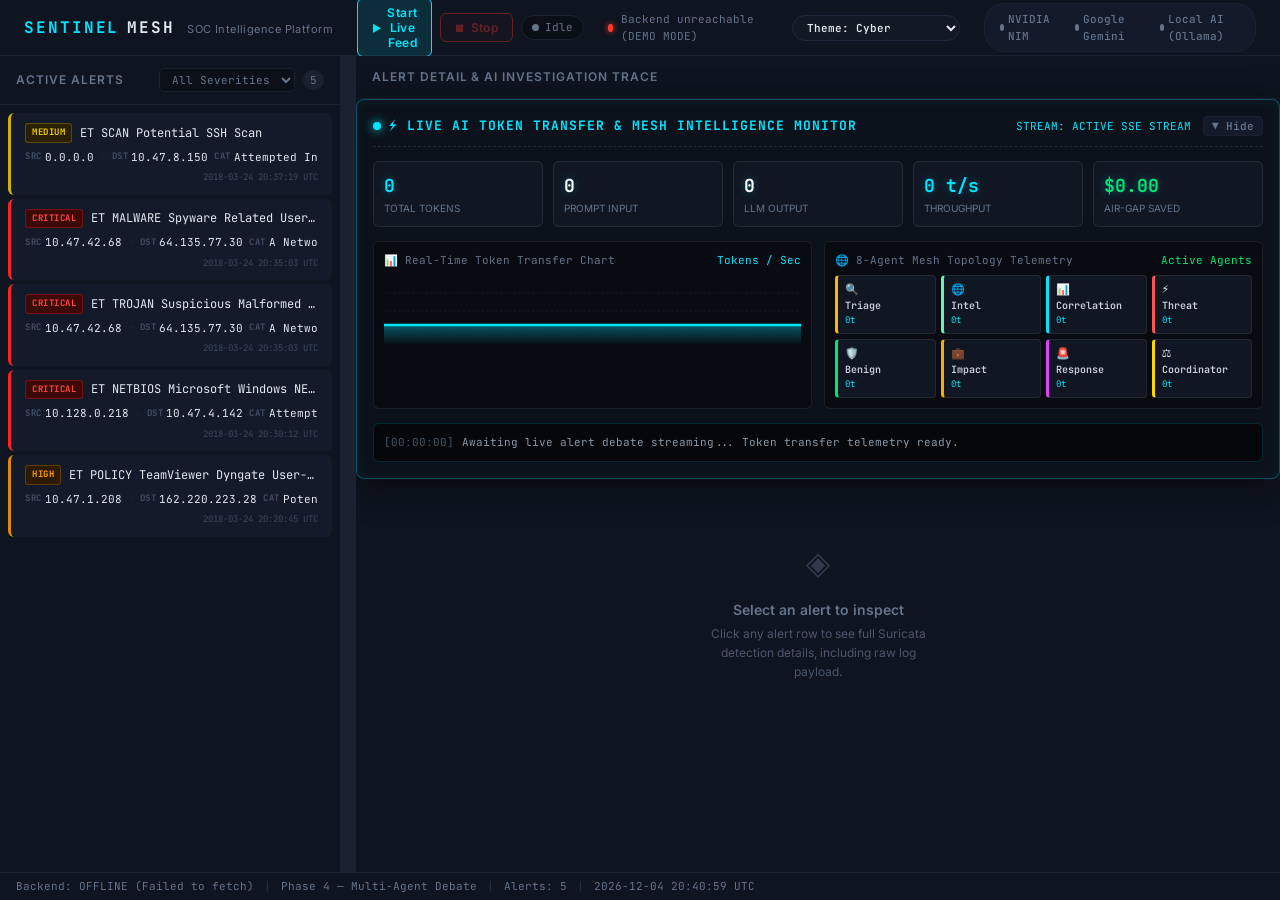
<file: sentinel_mesh/frontend/index.html>
<!DOCTYPE html>
<html lang="en">
<head>
  <meta charset="UTF-8" />
  <meta name="viewport" content="width=device-width, initial-scale=1.0" />

  <!-- SEO -->
  <title>Sentinel Mesh — SOC Intelligence Platform</title>
  <meta
    name="description"
    content="Autonomous Multi-Agent Security Operations Centre platform. Real-time alert triage powered by multi-LLM debate architecture."
  />

  <!-- Google Font: JetBrains Mono for terminal/log content; Inter for UI -->
  <link
    href="https://fonts.googleapis.com/css2?family=Inter:wght@400;500;600;700&family=JetBrains+Mono:wght@400;500&display=swap"
    rel="stylesheet"
  />

  <link rel="stylesheet" href="styles.css?v=5" />
</head>
<body>

  <!-- DEMO MODE BANNER removed -->


  <!-- ================================================================ -->
  <!-- HEADER                                                            -->
  <!-- ================================================================ -->
  <header class="app-header" role="banner">
    <div class="header-inner">
      <!-- Wordmark -->
      <div class="wordmark">
        <span class="wordmark-sentinel">SENTINEL</span>
        <span class="wordmark-mesh">MESH</span>
        <span class="wordmark-tag">SOC Intelligence Platform</span>
      </div>

      <!-- Live Feed Controls -->
      <div class="feed-controls" role="group" aria-label="Live feed controls">
        <button
          id="btn-start-feed"
          class="btn btn-start"
          title="Start ingesting real Suricata WRCCDC 2018 alerts"
        >
          <span class="btn-icon">▶</span>
          Start Live Feed
        </button>
        <button
          id="btn-stop-feed"
          class="btn btn-stop"
          title="Stop the live alert stream"
          disabled
        >
          <span class="btn-icon">■</span>
          Stop
        </button>
        <!-- Stream indicator pill -->
        <div class="stream-indicator" id="stream-indicator" aria-live="polite">
          <span class="stream-dot" id="stream-dot"></span>
          <span class="stream-label" id="stream-label">Idle</span>
        </div>
      </div>

      <!-- Connection status indicator — updated by app.js on load -->
      <div class="conn-status" id="conn-status" aria-live="polite">
        <span class="conn-dot" id="conn-dot"></span>
        <span class="conn-label" id="conn-label">Connecting…</span>
      </div>

      <!-- Theme Selector Dropdown (4 Themes) -->
      <select id="theme-selector" class="theme-select" aria-label="Select Theme">
        <option value="cyber">Theme: Cyber</option>
        <option value="aesthetic">Theme: Aesthetic</option>
        <option value="pitch-black">Theme: Pitch Black</option>
        <option value="moon-white">Theme: Moon White</option>
      </select>

      <!-- Provider Status Indicators (NVIDIA NIM, Google Gemini, Local AI) -->
      <div class="provider-status-container" id="provider-status" title="LLM Provider Failover Matrix">
        <span class="provider-pill" id="prov-nim"><span class="prov-dot" id="dot-nim"></span>NVIDIA NIM</span>
        <span class="provider-pill" id="prov-gemini"><span class="prov-dot" id="dot-gemini"></span>Google Gemini</span>
        <span class="provider-pill" id="prov-local"><span class="prov-dot" id="dot-local"></span>Local AI (Ollama)</span>
      </div>
    </div>
  </header>

  <!-- ================================================================ -->
  <!-- MAIN LAYOUT (two-panel)                                          -->
  <!-- ================================================================ -->
  <main class="app-layout" role="main">

    <!-- LEFT PANEL — Alert list -->
    <section class="panel panel-left" aria-label="Alert list">
      <div class="panel-header">
        <h1 class="panel-title">Active Alerts</h1>
        <div class="panel-header-controls">
          <!-- Severity filter -->
          <select id="severity-filter" class="severity-select" aria-label="Filter by severity">
            <option value="">All Severities</option>
            <option value="5">Critical (5)</option>
            <option value="4">High (4)</option>
            <option value="3">Medium (3)</option>
            <option value="2">Low-Med (2)</option>
            <option value="1">Low (1)</option>
          </select>
          <span class="panel-badge" id="alert-count">0</span>
        </div>
      </div>

      <!-- #alert-list — populated by alert ingestion -->
      <div class="alert-list" id="alert-list" role="list">
        <div class="empty-state" id="alert-empty-state">
          <div class="empty-icon">⬡</div>
          <p class="empty-title">No alerts ingested yet</p>
          <p class="empty-sub">Click <strong>Start Live Feed</strong> to begin replaying real Suricata WRCCDC 2018 detections.</p>
        </div>
      </div>
    </section>

    <!-- RIGHT PANEL — Alert detail & Live Token Monitor -->
    <section class="panel panel-right" aria-label="Alert detail">
      <div class="panel-header">
        <h2 class="panel-title">Alert Detail & AI Investigation Trace</h2>
        <span class="panel-badge panel-badge-detail" id="detail-severity-badge" style="display:none;"></span>
      </div>

      <!-- LIVE AI TOKEN TRANSFER & MESH INTELLIGENCE MONITOR WIDGET -->
      <div class="token-monitor-panel" id="token-monitor-panel">
        <div class="token-monitor-header">
          <div class="token-monitor-title">
            <span class="token-pulse-dot"></span>
            ⚡ LIVE AI TOKEN TRANSFER & MESH INTELLIGENCE MONITOR
          </div>
          <div style="display: flex; align-items: center; gap: 12px;">
            <div style="font-family: var(--font-mono); font-size: 11px; color: var(--colour-accent);">
              STREAM: <span id="token-stream-status">ACTIVE SSE STREAM</span>
            </div>
            <button id="btn-toggle-token-panel" class="btn-toggle-panel" title="Toggle Panel View">▼ Hide</button>
          </div>
        </div>

        <div id="token-monitor-body" class="token-monitor-body">
          <div class="token-kpi-grid">
            <div class="token-kpi-box">
              <span class="token-kpi-val highlight" id="token-kpi-total">0</span>
              <span class="token-kpi-lbl">Total Tokens</span>
            </div>
            <div class="token-kpi-box">
              <span class="token-kpi-val" id="token-kpi-prompt">0</span>
              <span class="token-kpi-lbl">Prompt Input</span>
            </div>
            <div class="token-kpi-box">
              <span class="token-kpi-val" id="token-kpi-completion">0</span>
              <span class="token-kpi-lbl">LLM Output</span>
            </div>
            <div class="token-kpi-box">
              <span class="token-kpi-val highlight" id="token-kpi-rate">0 t/s</span>
              <span class="token-kpi-lbl">Throughput</span>
            </div>
            <div class="token-kpi-box">
              <span class="token-kpi-val success" id="token-kpi-saved">$0.00</span>
              <span class="token-kpi-lbl">Air-Gap Saved</span>
            </div>
          </div>

          <div class="token-canvas-wrapper">
            <div class="token-canvas-box">
              <div class="token-canvas-title">
                <span>📊 Real-Time Token Transfer Chart</span>
                <span style="color: var(--colour-accent);">Tokens / Sec</span>
              </div>
              <div class="svg-chart-container">
                <svg id="token-wave-svg" viewBox="0 0 360 70" preserveAspectRatio="none" style="width:100%; height:70px; display:block;">
                  <defs>
                    <linearGradient id="cyan-grad" x1="0" y1="0" x2="0" y2="1">
                      <stop offset="0%" stop-color="#00e5ff" stop-opacity="0.35"/>
                      <stop offset="100%" stop-color="#00e5ff" stop-opacity="0.0"/>
                    </linearGradient>
                  </defs>
                  <!-- Background Grid Lines -->
                  <line x1="0" y1="18" x2="360" y2="18" stroke="rgba(255,255,255,0.06)" stroke-dasharray="2,2"/>
                  <line x1="0" y1="36" x2="360" y2="36" stroke="rgba(255,255,255,0.06)" stroke-dasharray="2,2"/>
                  <line x1="0" y1="54" x2="360" y2="54" stroke="rgba(255,255,255,0.06)" stroke-dasharray="2,2"/>
                  
                  <!-- Area Fill & Polyline -->
                  <path id="svg-fill-path" fill="url(#cyan-grad)" d="M0,70 L0,50 L360,50 L360,70 Z"/>
                  <polyline id="svg-line-path" fill="none" stroke="#00e5ff" stroke-width="2.5" points="0,50 360,50"/>
                </svg>
              </div>
            </div>

            <div class="token-canvas-box">
              <div class="token-canvas-title">
                <span>🌐 8-Agent Mesh Topology Telemetry</span>
                <span style="color: #00e676;">Active Agents</span>
              </div>
              <div class="agent-mesh-grid" id="agent-mesh-grid">
                <div class="agent-node-box" id="node-triage" style="--node-color: #ffb703;">
                  <span class="node-icon">🔍</span>
                  <span class="node-name">Triage</span>
                  <span class="node-tokens" id="node-tok-triage">0t</span>
                </div>
                <div class="agent-node-box" id="node-threat_intel" style="--node-color: #69f0ae;">
                  <span class="node-icon">🌐</span>
                  <span class="node-name">Intel</span>
                  <span class="node-tokens" id="node-tok-intel">0t</span>
                </div>
                <div class="agent-node-box" id="node-correlation" style="--node-color: #00e5ff;">
                  <span class="node-icon">📊</span>
                  <span class="node-name">Correlation</span>
                  <span class="node-tokens" id="node-tok-correlation">0t</span>
                </div>
                <div class="agent-node-box" id="node-threat" style="--node-color: #ff5252;">
                  <span class="node-icon">⚡</span>
                  <span class="node-name">Threat</span>
                  <span class="node-tokens" id="node-tok-threat">0t</span>
                </div>
                <div class="agent-node-box" id="node-benign" style="--node-color: #00e676;">
                  <span class="node-icon">🛡️</span>
                  <span class="node-name">Benign</span>
                  <span class="node-tokens" id="node-tok-benign">0t</span>
                </div>
                <div class="agent-node-box" id="node-business_impact" style="--node-color: #ffab00;">
                  <span class="node-icon">💼</span>
                  <span class="node-name">Impact</span>
                  <span class="node-tokens" id="node-tok-impact">0t</span>
                </div>
                <div class="agent-node-box" id="node-containment" style="--node-color: #e040fb;">
                  <span class="node-icon">🚨</span>
                  <span class="node-name">Response</span>
                  <span class="node-tokens" id="node-tok-containment">0t</span>
                </div>
                <div class="agent-node-box" id="node-coordinator" style="--node-color: #ffd700;">
                  <span class="node-icon">⚖️</span>
                  <span class="node-name">Coordinator</span>
                  <span class="node-tokens" id="node-tok-coordinator">0t</span>
                </div>
              </div>
            </div>
          </div>

          <div class="token-stream-console" id="token-stream-console">
            <div class="token-log-entry">
              <span class="token-log-time">[00:00:00]</span>
              <span>Awaiting live alert debate streaming... Token transfer telemetry ready.</span>
            </div>
          </div>
        </div>
      </div>

      <!-- #alert-detail — populated when an alert is selected -->
      <div class="alert-detail" id="alert-detail">
        <div class="empty-state" id="detail-empty-state">
          <div class="empty-icon">◈</div>
          <p class="empty-title">Select an alert to inspect</p>
          <p class="empty-sub">Click any alert row to see full Suricata detection details, including raw log payload.</p>
        </div>
      </div>
    </section>

  </main>

  <!-- ================================================================ -->
  <!-- STATUS BAR                                                        -->
  <!-- ================================================================ -->
  <footer class="status-bar" role="contentinfo">
    <span id="status-backend">Backend: —</span>
    <span class="status-sep">|</span>
    <span id="status-phase">Phase 4 — Multi-Agent Debate</span>
    <span class="status-sep">|</span>
    <span id="status-alerts">Alerts: 0</span>
    <span class="status-sep">|</span>
    <span id="status-time"></span>
  </footer>

  <script src="app.js?v=5"></script>

  <!-- STANDALONE: Toggle + Theme — zero dependency on app.js init() -->
  <script>
    (function () {
      // ── Panel collapse toggle ──────────────────────────────────────────
      var btn = document.getElementById('btn-toggle-token-panel');
      var body = document.getElementById('token-monitor-body');
      if (btn && body) {
        btn.addEventListener('click', function () {
          var collapsed = body.classList.contains('collapsed');
          body.classList.toggle('collapsed');
          btn.textContent = collapsed ? '\u25bc Hide' : '\u25b6 Show';
        });
      }

      // ── Theme switcher ─────────────────────────────────────────────────
      document.body.setAttribute('data-theme', 'cyber');
      var sel = document.getElementById('theme-selector');
      if (sel) {
        sel.value = 'cyber';
        sel.addEventListener('change', function () {
          document.body.setAttribute('data-theme', sel.value);
        });
      }
    })();
  </script>
</body>
</html>
</file>
<file: sentinel_mesh/frontend/styles.css>
/*
 * styles.css — Sentinel Mesh frontend base theme
 *
 * Design language: dark SOC-dashboard.
 * - Background:   near-black with slight blue cast
 * - Accent:       electric cyan (#00e5ff) — high contrast, alert-safe
 * - Monospace:    JetBrains Mono for all log/code content
 * - UI text:      Inter
 *
 * Phase 1: base theme and layout only.
 * Phase 4+ will add alert card components, severity colour tokens, etc.
 */

/* ═══════════════════════════════════════════════════════════════════════════ */
/* 1. DESIGN TOKENS (CSS custom properties)                                    */
/* ═══════════════════════════════════════════════════════════════════════════ */

:root, body[data-theme="cyber"] {
  /* Theme 1: Cyber (Refined dark SOC look, cyan accent) */
  --colour-bg:          #0b0f17;
  --colour-surface:     #0e1420;
  --colour-surface-alt: #131b2a;
  --colour-border:      #1a2232;
  --colour-accent:      #00e5ff;
  --colour-accent-dim:  #00b8cc;
  --colour-text:        #e2e8f0;
  --colour-text-muted:  #64748b;
  --colour-success:     #00e676;
  --colour-error:       #ff3b30;
  --colour-warning:     #ff9500;
  --pill-bg:            #121824;
  --pill-border:        #1e293b;
}

.demo-mode-banner {
  background-color: #7c2d12;
  color: #ffedd5;
  border-bottom: 1px solid #ea580c;
  padding: 8px 16px;
  font-size: 0.85rem;
  font-weight: 600;
  text-align: center;
  letter-spacing: 0.03em;
  box-shadow: 0 2px 4px rgba(0, 0, 0, 0.4);
  z-index: 9999;
}


/* Theme 2: Aesthetic (Softer muted slate, warm text, dusty violet accent) */
body[data-theme="aesthetic"] {
  --colour-bg:          #12161f;
  --colour-surface:     #18202c;
  --colour-surface-alt: #1f2937;
  --colour-border:      #2d3748;
  --colour-accent:      #a855f7;
  --colour-accent-dim:  #9333ea;
  --colour-text:        #f1f5f9;
  --colour-text-muted:  #94a3b8;
  --colour-success:     #10b981;
  --colour-error:       #ef4444;
  --colour-warning:     #f59e0b;
  --pill-bg:            #1a2332;
  --pill-border:        #334155;
}

/* Theme 3: Pitch Black (Ultra near-black minimalism, electric sky-blue accent) */
body[data-theme="pitch-black"] {
  --colour-bg:          #08080a;
  --colour-surface:     #0d0d10;
  --colour-surface-alt: #141418;
  --colour-border:      #222228;
  --colour-accent:      #38bdf8;
  --colour-accent-dim:  #0284c7;
  --colour-text:        #f8fafc;
  --colour-text-muted:  #71717a;
  --colour-success:     #22c55e;
  --colour-error:       #f43f5e;
  --colour-warning:     #eab308;
  --pill-bg:            #121216;
  --pill-border:        #27272a;
}

/* Theme 4: Moon White (Light theme, soft gray background, high-contrast dark text) */
body[data-theme="moon-white"] {
  --colour-bg:          #f1f5f9;
  --colour-surface:     #ffffff;
  --colour-surface-alt: #f8fafc;
  --colour-border:      #cbd5e1;
  --colour-accent:      #2563eb;
  --colour-accent-dim:  #1d4ed8;
  --colour-text:        #0f172a;
  --colour-text-muted:  #475569;
  --colour-success:     #15803d;
  --colour-error:       #b91c1c;
  --colour-warning:     #b45309;
  --pill-bg:            #ffffff;
  --pill-border:        #cbd5e1;
}

:root {
  /* Typography */
  --font-ui:    'Inter', system-ui, sans-serif;
  --font-mono:  'JetBrains Mono', 'Cascadia Code', 'Consolas', monospace;

  /* Sizing */
  --header-height:     56px;
  --status-bar-height: 28px;
  --panel-gap:         16px;         /* 16px clean whitespace gap between panels */

  /* Transitions */
  --transition-fast:   120ms ease;
  --transition-mid:    240ms ease;
}

/* ═══════════════════════════════════════════════════════════════════════════ */
/* 2. RESET & BASE                                                             */
/* ═══════════════════════════════════════════════════════════════════════════ */

*, *::before, *::after {
  box-sizing: border-box;
  margin: 0;
  padding: 0;
}

html, body {
  height: 100%;
  overflow: hidden;          /* full-screen dashboard — no page scroll */
}

body {
  display: flex;
  flex-direction: column;
  background-color: var(--colour-bg);
  color: var(--colour-text);
  font-family: var(--font-ui);
  font-size: 14px;
  line-height: 1.5;
  -webkit-font-smoothing: antialiased;
}

/* ═══════════════════════════════════════════════════════════════════════════ */
/* 3. HEADER                                                                   */
/* ═══════════════════════════════════════════════════════════════════════════ */

.app-header {
  flex-shrink: 0;
  height: var(--header-height);
  background: var(--colour-surface);
  border-bottom: 1px solid var(--colour-border);
  display: flex;
  align-items: center;
  padding: 0 24px;
}

.header-inner {
  display: flex;
  align-items: center;
  justify-content: space-between;
  gap: 24px;
  width: 100%;
}

/* Wordmark */
.wordmark {
  display: flex;
  align-items: baseline;
  gap: 8px;
  flex-shrink: 0;
}

.wordmark-sentinel {
  font-family: var(--font-mono);
  font-size: 16px;
  font-weight: 700;
  letter-spacing: 0.12em;
  color: var(--colour-accent);
}

.wordmark-mesh {
  font-family: var(--font-mono);
  font-size: 16px;
  font-weight: 700;
  letter-spacing: 0.12em;
  color: var(--colour-text);
}

.wordmark-tag {
  font-size: 11px;
  color: var(--colour-text-muted);
  letter-spacing: 0.04em;
  margin-left: 4px;
}

/* Provider Status Container — Right-aligned grouped cluster */
.provider-status-container {
  display: flex;
  align-items: center;
  gap: 6px;
  background: var(--pill-bg);
  border: 1px solid var(--pill-border);
  border-radius: 20px;
  padding: 3px 8px;
  margin-left: auto;
}

.theme-select {
  background: var(--pill-bg);
  border: 1px solid var(--pill-border);
  color: var(--colour-text);
  font-family: var(--font-mono);
  font-size: 11px;
  font-weight: 600;
  padding: 4px 10px;
  border-radius: 14px;
  cursor: pointer;
  outline: none;
  transition: border-color var(--transition-fast);
}

.theme-select:hover {
  border-color: var(--colour-accent);
}

.theme-select option {
  background: var(--colour-surface);
  color: var(--colour-text);
}

.btn-toggle-panel {
  background: var(--colour-surface-alt);
  border: 1px solid var(--colour-border);
  color: var(--colour-text-muted);
  font-family: var(--font-mono);
  font-size: 11px;
  font-weight: 600;
  padding: 2px 8px;
  border-radius: 4px;
  cursor: pointer;
  transition: all var(--transition-fast);
}

.btn-toggle-panel:hover {
  color: var(--colour-accent);
  border-color: var(--colour-accent);
}

.provider-pill {
  display: inline-flex;
  align-items: center;
  gap: 6px;
  padding: 4px 10px;
  border-radius: 14px;
  background: transparent;
  font-family: var(--font-mono);
  font-size: 11px;
  font-weight: 500;
  color: #8a99b5;
  border: 1px solid transparent;
  transition: all 0.15s ease;
}

.prov-dot {
  width: 6px;
  height: 6px;
  border-radius: 50%;
  background: #475569;
  transition: all 0.15s ease;
}

.provider-pill.active,
.prov-dot.active {
  color: #e2e8f0;
}

/* Connection status */
.conn-status {
  display: flex;
  align-items: center;
  gap: 8px;
  font-size: 11px;
  font-family: var(--font-mono);
  color: var(--colour-text-muted);
}

.conn-dot {
  width: 8px;
  height: 8px;
  border-radius: 50%;
  background: var(--colour-text-muted);
  transition: background var(--transition-fast);
}

/* State classes applied by app.js */
.conn-dot.connected    { background: var(--colour-success); box-shadow: 0 0 6px var(--colour-success); }
.conn-dot.disconnected { background: var(--colour-error);   box-shadow: 0 0 6px var(--colour-error); }
.conn-dot.connecting   { background: var(--colour-warning); animation: pulse 1.2s infinite; }

@keyframes pulse {
  0%, 100% { opacity: 1; }
  50%       { opacity: 0.35; }
}

/* ═══════════════════════════════════════════════════════════════════════════ */
/* 4. MAIN TWO-PANEL LAYOUT                                                   */
/* ═══════════════════════════════════════════════════════════════════════════ */

.app-layout {
  flex: 1;
  display: grid;
  grid-template-columns: 340px 1fr;  /* fixed left panel, flexible right */
  gap: var(--panel-gap);
  overflow: hidden;
  background: var(--colour-border);  /* gap colour = border */
}

/* ═══════════════════════════════════════════════════════════════════════════ */
/* 5. PANELS                                                                   */
/* ═══════════════════════════════════════════════════════════════════════════ */

.panel {
  background: var(--colour-surface);
  display: flex;
  flex-direction: column;
  overflow: hidden;
}

.panel-header {
  flex-shrink: 0;
  display: flex;
  align-items: center;
  justify-content: space-between;
  padding: 12px 16px;
  border-bottom: 1px solid var(--colour-border);
}

.panel-title {
  font-size: 12px;
  font-weight: 600;
  letter-spacing: 0.08em;
  text-transform: uppercase;
  color: var(--colour-text-muted);
}

/* Alert count badge */
.panel-badge {
  font-family: var(--font-mono);
  font-size: 11px;
  background: var(--colour-border);
  color: var(--colour-text-muted);
  padding: 2px 7px;
  border-radius: 10px;
}

/* ═══════════════════════════════════════════════════════════════════════════ */
/* 6. ALERT LIST                                                               */
/* ═══════════════════════════════════════════════════════════════════════════ */

.alert-list {
  flex: 1;
  overflow-y: auto;
  padding: 8px 0;
}

/* Custom scrollbar */
.alert-list::-webkit-scrollbar { width: 4px; }
.alert-list::-webkit-scrollbar-track { background: transparent; }
.alert-list::-webkit-scrollbar-thumb { background: var(--colour-border); border-radius: 2px; }

/* ═══════════════════════════════════════════════════════════════════════════ */
/* 7. ALERT DETAIL                                                             */
/* ═══════════════════════════════════════════════════════════════════════════ */

.alert-detail {
  flex: 1;
  overflow-y: auto;
  padding: 20px;
  font-family: var(--font-mono);
  font-size: 13px;
}

/* ═══════════════════════════════════════════════════════════════════════════ */
/* 8. EMPTY STATE                                                              */
/* ═══════════════════════════════════════════════════════════════════════════ */

.empty-state {
  display: flex;
  flex-direction: column;
  align-items: center;
  justify-content: center;
  padding: 40px 20px;
  text-align: center;
  color: var(--colour-text-muted);
}

.empty-icon {
  font-size: 32px;
  margin-bottom: 12px;
  opacity: 0.4;
}

.empty-title {
  font-size: 14px;
  font-weight: 600;
  margin-bottom: 4px;
  color: var(--colour-text-muted);
}

.empty-sub {
  font-size: 12px;
  opacity: 0.7;
  max-width: 220px;
  line-height: 1.6;
}

/* ═══════════════════════════════════════════════════════════════════════════ */
/* 9. STATUS BAR                                                               */
/* ═══════════════════════════════════════════════════════════════════════════ */

.status-bar {
  flex-shrink: 0;
  height: var(--status-bar-height);
  background: var(--colour-surface);
  border-top: 1px solid var(--colour-border);
  display: flex;
  align-items: center;
  padding: 0 16px;
  gap: 0;
  font-family: var(--font-mono);
  font-size: 11px;
  color: var(--colour-text-muted);
}

.status-sep {
  margin: 0 10px;
  opacity: 0.3;
}

/* ═══════════════════════════════════════════════════════════════════════════ */
/* PHASE 2 — Alert Ingestion & Live Feed                                       */
/* ═══════════════════════════════════════════════════════════════════════════ */

/* ─── Severity colour tokens ──────────────────────────────────────────────── */
:root {
  --sev-critical-bg:   #3d0a0a;
  --sev-critical-text: #ff4444;
  --sev-critical-border:#ff2222;
  --sev-high-bg:       #2e1a00;
  --sev-high-text:     #ff9900;
  --sev-high-border:   #e08800;
  --sev-medium-bg:     #2a2000;
  --sev-medium-text:   #f0cc00;
  --sev-medium-border: #d4b000;
  --sev-medlow-bg:     #0a1e2e;
  --sev-medlow-text:   #40b8f0;
  --sev-medlow-border: #2090d0;
  --sev-low-bg:        #0d1a0d;
  --sev-low-text:      #4ecb6e;
  --sev-low-border:    #38a854;
}

/* ─── Live feed control buttons ──────────────────────────────────────────── */
.feed-controls {
  display: flex;
  align-items: center;
  gap: 8px;
}

.btn {
  display: inline-flex;
  align-items: center;
  gap: 6px;
  padding: 6px 14px;
  border-radius: 6px;
  border: 1px solid transparent;
  font-family: var(--font-ui);
  font-size: 12px;
  font-weight: 600;
  cursor: pointer;
  transition: background var(--transition-fast), opacity var(--transition-fast),
              box-shadow var(--transition-fast);
  letter-spacing: 0.03em;
}

.btn:disabled {
  opacity: 0.35;
  cursor: not-allowed;
}

.btn-icon {
  font-size: 10px;
  line-height: 1;
}

.btn-start {
  background: rgba(0, 229, 255, 0.12);
  border-color: var(--colour-accent);
  color: var(--colour-accent);
}
.btn-start:not(:disabled):hover {
  background: rgba(0, 229, 255, 0.22);
  box-shadow: 0 0 12px rgba(0, 229, 255, 0.25);
}
.btn-start:not(:disabled):active {
  background: rgba(0, 229, 255, 0.35);
}

.btn-stop {
  background: rgba(255, 23, 68, 0.10);
  border-color: var(--colour-error);
  color: var(--colour-error);
}
.btn-stop:not(:disabled):hover {
  background: rgba(255, 23, 68, 0.20);
  box-shadow: 0 0 12px rgba(255, 23, 68, 0.20);
}
.btn-stop:not(:disabled):active {
  background: rgba(255, 23, 68, 0.35);
}

/* ─── Stream indicator pill ──────────────────────────────────────────────── */
.stream-indicator {
  display: flex;
  align-items: center;
  gap: 6px;
  font-family: var(--font-mono);
  font-size: 11px;
  color: var(--colour-text-muted);
  padding: 3px 10px;
  border-radius: 20px;
  border: 1px solid var(--colour-border);
  background: var(--colour-bg);
}

.stream-dot {
  width: 7px;
  height: 7px;
  border-radius: 50%;
  background: var(--colour-text-muted);
  transition: background var(--transition-fast);
}

.stream-dot.streaming {
  background: var(--colour-success);
  box-shadow: 0 0 8px var(--colour-success);
  animation: pulse 1.2s infinite;
}

.stream-dot.connecting {
  background: var(--colour-warning);
  animation: pulse 1.2s infinite;
}

/* ─── Severity filter select ────────────────────────────────────────────── */
.panel-header-controls {
  display: flex;
  align-items: center;
  gap: 8px;
}

.severity-select {
  background: var(--colour-bg);
  border: 1px solid var(--colour-border);
  color: var(--colour-text-muted);
  font-family: var(--font-mono);
  font-size: 11px;
  padding: 3px 8px;
  border-radius: 5px;
  cursor: pointer;
  outline: none;
  transition: border-color var(--transition-fast);
}
.severity-select:hover,
.severity-select:focus {
  border-color: var(--colour-accent);
  color: var(--colour-text);
}
.severity-select option {
  background: var(--colour-surface);
  color: var(--colour-text);
}

/* ─── Alert card ─────────────────────────────────────────────────────────── */
.alert-card {
  padding: 10px 14px;
  margin: 0 8px 4px;
  border-radius: 6px;
  border-left: 3px solid transparent;
  background: var(--colour-surface-alt);
  cursor: pointer;
  transition: background var(--transition-fast), box-shadow var(--transition-fast);
  position: relative;
  outline: none;
}

.alert-card:hover,
.alert-card:focus {
  background: #1a2235;
  box-shadow: 0 2px 12px rgba(0, 0, 0, 0.4);
}

.alert-card.selected {
  box-shadow: 0 0 0 1px var(--colour-accent), 0 2px 16px rgba(0, 229, 255, 0.12);
  background: #192030;
}

/* Severity accent on left border */
.alert-card.sev-critical { border-left-color: var(--sev-critical-border); }
.alert-card.sev-high     { border-left-color: var(--sev-high-border); }
.alert-card.sev-medium   { border-left-color: var(--sev-medium-border); }
.alert-card.sev-medlow   { border-left-color: var(--sev-medlow-border); }
.alert-card.sev-low      { border-left-color: var(--sev-low-border); }

/* Flash-in animation for newly arrived alerts */
@keyframes alertFlashIn {
  0%   { opacity: 0; transform: translateY(-6px); background: rgba(0, 229, 255, 0.18); }
  30%  { background: rgba(0, 229, 255, 0.12); }
  100% { opacity: 1; transform: translateY(0);    background: var(--colour-surface-alt); }
}

.alert-card.alert-new {
  animation: alertFlashIn 0.7s cubic-bezier(0.23, 1, 0.32, 1) forwards;
}

/* ─── Alert card internal layout ────────────────────────────────────────── */
.alert-card-header {
  display: flex;
  align-items: center;
  gap: 8px;
  margin-bottom: 6px;
}

.alert-sig {
  font-family: var(--font-mono);
  font-size: 12px;
  color: var(--colour-text);
  flex: 1;
  white-space: nowrap;
  overflow: hidden;
  text-overflow: ellipsis;
}

.new-badge {
  font-family: var(--font-mono);
  font-size: 9px;
  font-weight: 700;
  background: rgba(0, 229, 255, 0.20);
  color: var(--colour-accent);
  padding: 1px 5px;
  border-radius: 3px;
  letter-spacing: 0.06em;
  flex-shrink: 0;
}

.alert-card-meta {
  display: flex;
  align-items: center;
  gap: 6px;
  flex-wrap: wrap;
  font-family: var(--font-mono);
  font-size: 10px;
  color: var(--colour-text-muted);
}

.alert-meta-item {
  display: flex;
  align-items: center;
  gap: 3px;
}

.alert-meta-sep {
  color: var(--colour-border);
  font-size: 10px;
}

.meta-label {
  font-size: 9px;
  font-weight: 600;
  letter-spacing: 0.06em;
  opacity: 0.6;
  text-transform: uppercase;
}

.meta-value {
  font-size: 11px;
  color: var(--colour-text);
}

.meta-value.mono {
  font-family: var(--font-mono);
}

.alert-cat {
  flex: 1;
  min-width: 0;
  overflow: hidden;
  white-space: nowrap;
  text-overflow: ellipsis;
}

.alert-ts {
  margin-left: auto;
  font-size: 9px;
  opacity: 0.5;
  white-space: nowrap;
  flex-shrink: 0;
}

/* ─── Severity badges ────────────────────────────────────────────────────── */
.sev-badge {
  font-family: var(--font-mono);
  font-size: 9px;
  font-weight: 700;
  letter-spacing: 0.06em;
  padding: 2px 6px;
  border-radius: 3px;
  text-transform: uppercase;
  flex-shrink: 0;
  white-space: nowrap;
}

.sev-badge.sev-critical { background: var(--sev-critical-bg); color: var(--sev-critical-text); border: 1px solid rgba(255,34,34,0.3); }
.sev-badge.sev-high     { background: var(--sev-high-bg);     color: var(--sev-high-text);     border: 1px solid rgba(224,136,0,0.3); }
.sev-badge.sev-medium   { background: var(--sev-medium-bg);   color: var(--sev-medium-text);   border: 1px solid rgba(212,176,0,0.3); }
.sev-badge.sev-medlow   { background: var(--sev-medlow-bg);   color: var(--sev-medlow-text);   border: 1px solid rgba(32,144,208,0.3); }
.sev-badge.sev-low      { background: var(--sev-low-bg);      color: var(--sev-low-text);      border: 1px solid rgba(56,168,84,0.3); }

/* Detail panel badge (larger) */
.panel-badge-detail {
  font-size: 11px;
  padding: 3px 10px;
  border-radius: 5px;
}

/* ─── Alert detail panel ─────────────────────────────────────────────────── */
.alert-detail {
  flex: 1;
  overflow-y: auto;
  padding: 0;
  font-family: var(--font-ui);
  font-size: 13px;
}

.alert-detail::-webkit-scrollbar { width: 4px; }
.alert-detail::-webkit-scrollbar-track { background: transparent; }
.alert-detail::-webkit-scrollbar-thumb { background: var(--colour-border); border-radius: 2px; }

.detail-card {
  padding: 20px;
}

.detail-sig {
  display: flex;
  align-items: center;
  gap: 10px;
  margin-bottom: 18px;
  padding-bottom: 14px;
  border-bottom: 1px solid var(--colour-border);
}

.detail-sig-text {
  font-family: var(--font-mono);
  font-size: 13px;
  color: var(--colour-text);
  font-weight: 500;
  flex: 1;
  word-break: break-word;
}

.detail-table {
  width: 100%;
  border-collapse: collapse;
  margin-bottom: 20px;
  font-size: 12px;
}

.detail-table tr {
  border-bottom: 1px solid rgba(30, 39, 56, 0.6);
}

.detail-table tr:last-child {
  border-bottom: none;
}

.detail-key {
  width: 130px;
  padding: 7px 10px 7px 0;
  color: var(--colour-text-muted);
  font-size: 11px;
  text-transform: uppercase;
  letter-spacing: 0.06em;
  vertical-align: top;
  font-weight: 500;
  white-space: nowrap;
}

.detail-val {
  padding: 7px 0;
  color: var(--colour-text);
  word-break: break-all;
}

.detail-val.mono {
  font-family: var(--font-mono);
  font-size: 12px;
}

.detail-raw-label {
  font-size: 10px;
  font-weight: 600;
  text-transform: uppercase;
  letter-spacing: 0.08em;
  color: var(--colour-text-muted);
  margin-bottom: 8px;
}

.detail-raw {
  background: var(--colour-bg);
  border: 1px solid var(--colour-border);
  border-radius: 6px;
  padding: 12px 14px;
  overflow-x: auto;
  font-family: var(--font-mono);
  font-size: 11px;
  line-height: 1.6;
  color: #8bbeda;
  max-height: 280px;
  overflow-y: auto;
  margin-bottom: 14px;
  white-space: pre;
}

.detail-raw::-webkit-scrollbar { width: 3px; height: 3px; }
.detail-raw::-webkit-scrollbar-thumb { background: var(--colour-border); border-radius: 2px; }

.detail-source-note {
  font-size: 10px;
  color: var(--colour-text-muted);
  opacity: 0.6;
}

.detail-source-note a {
  color: var(--colour-accent-dim);
  text-decoration: none;
}
.detail-source-note a:hover {
  text-decoration: underline;
}

.detail-loading {
  padding: 40px;
  text-align: center;
  color: var(--colour-text-muted);
  font-family: var(--font-mono);
  font-size: 12px;
  animation: pulse 1.2s infinite;
}

.detail-error {
  padding: 20px;
  color: var(--colour-error);
  font-family: var(--font-mono);
  font-size: 12px;
}

/* ═══════════════════════════════════════════════════════════════════════════ */
/* PHASE 3 — ENRICHMENT PANEL                                                  */
/* ═══════════════════════════════════════════════════════════════════════════ */

.enrichment-section {
  margin-top: 4px;
}

.enrichment-loading,
.enrichment-none,
.enrichment-error {
  padding: 8px 16px;
  font-size: 12px;
  font-family: var(--font-mono);
  color: var(--colour-text-muted);
}

.enrichment-error {
  color: var(--colour-error);
}

/* Individual enrichment source card */
.enrich-card {
  background: var(--colour-surface-alt);
  border: 1px solid var(--colour-border);
  border-radius: 6px;
  margin: 8px 12px;
  padding: 10px 14px;
}

.enrich-header {
  display: flex;
  justify-content: space-between;
  align-items: center;
  margin-bottom: 8px;
}

.enrich-source {
  font-family: var(--font-mono);
  font-size: 11px;
  font-weight: 600;
  color: var(--colour-accent);
  letter-spacing: 0.05em;
  text-transform: uppercase;
}

/* Score badge — colour-coded by threat level */
.enrich-score {
  font-family: var(--font-mono);
  font-size: 12px;
  font-weight: 600;
  padding: 2px 8px;
  border-radius: 4px;
}

.enrich-score-high {
  background: rgba(255, 23, 68, 0.15);
  color: var(--colour-error);
  border: 1px solid rgba(255, 23, 68, 0.3);
}

.enrich-score-med {
  background: rgba(255, 171, 0, 0.15);
  color: var(--colour-warning);
  border: 1px solid rgba(255, 171, 0, 0.3);
}

.enrich-score-low {
  background: rgba(0, 230, 118, 0.10);
  color: var(--colour-success);
  border: 1px solid rgba(0, 230, 118, 0.25);
}

/* Key-value list inside enrichment card */
.enrich-list {
  list-style: none;
  padding: 0;
  margin: 0;
  display: flex;
  flex-wrap: wrap;
  gap: 6px 20px;
}

.enrich-list li {
  font-size: 12px;
  display: flex;
  gap: 6px;
  align-items: baseline;
}

/* Limitations / API-note line */
.enrich-limit {
  margin-top: 8px;
  font-size: 11px;
  font-family: var(--font-mono);
  color: var(--colour-text-muted);
  font-style: italic;
  border-top: 1px solid var(--colour-border);
  padding-top: 6px;
}

/* ═══════════════════════════════════════════════════════════════════════════ */
/* PHASE 4 — MULTI-AGENT DEBATE & PROVIDER HEALTH                               */
/* ═══════════════════════════════════════════════════════════════════════════ */

/* Header Provider Health Indicator Pills */
.provider-status-container {
  display: flex;
  align-items: center;
  gap: 8px;
  margin-left: auto;
  padding: 4px 8px;
  background: var(--colour-surface-alt);
  border: 1px solid var(--colour-border);
  border-radius: 20px;
}

.provider-pill {
  display: inline-flex;
  align-items: center;
  gap: 4px;
  font-family: var(--font-mono);
  font-size: 11px;
  color: var(--colour-text-muted);
  padding: 2px 6px;
  border-radius: 12px;
}

.provider-pill.up {
  color: var(--colour-text);
}

.prov-dot {
  width: 7px;
  height: 7px;
  border-radius: 50%;
  background: var(--colour-text-muted);
}

.prov-dot.up {
  background: var(--colour-success);
  box-shadow: 0 0 6px rgba(0, 230, 118, 0.6);
}

.prov-dot.down {
  background: var(--colour-error);
}

/* Local Air-Gap Standby (Cloud Online) */
.prov-dot.standby {
  background: var(--colour-warning);
  box-shadow: 0 0 4px rgba(255, 171, 0, 0.4);
}

.provider-pill.standby {
  color: var(--colour-warning);
  border: 1px solid rgba(255, 171, 0, 0.25);
}

/* Local Air-Gap Active (Cloud Offline) */
.prov-dot.active {
  background: var(--colour-success);
  box-shadow: 0 0 8px rgba(0, 230, 118, 0.8);
}

.provider-pill.active {
  color: var(--colour-success);
  border: 1px solid rgba(0, 230, 118, 0.4);
  background: rgba(0, 230, 118, 0.08);
}

/* Investigation Button */
.investigation-section {
  margin-top: 16px;
}

.btn-investigate {
  width: 100%;
  background: linear-gradient(135deg, #00e5ff 0%, #0088ff 100%);
  color: #000;
  font-weight: 600;
  font-family: var(--font-ui);
  padding: 10px 16px;
  border-radius: 6px;
  border: none;
  cursor: pointer;
  display: flex;
  align-items: center;
  justify-content: center;
  gap: 8px;
  transition: opacity var(--transition-fast);
  margin-top: 8px;
}

.btn-investigate:hover {
  opacity: 0.9;
}

.btn-investigate:disabled {
  opacity: 0.6;
  cursor: not-allowed;
}

/* Debate Container */
.debate-container {
  margin-top: 12px;
  display: flex;
  flex-direction: column;
  gap: 12px;
}

.debate-loading {
  padding: 12px;
  font-family: var(--font-mono);
  font-size: 12px;
  color: var(--colour-accent);
  background: rgba(0, 229, 255, 0.05);
  border: 1px dashed var(--colour-accent-dim);
  border-radius: 6px;
  text-align: center;
}

.debate-error {
  padding: 12px;
  font-family: var(--font-mono);
  font-size: 12px;
  color: var(--colour-error);
  background: rgba(255, 23, 68, 0.1);
  border: 1px solid var(--colour-error);
  border-radius: 6px;
}

/* Agent Bubbles */
.agent-bubble {
  background: var(--colour-surface-alt);
  border: 1px solid var(--colour-border);
  border-radius: 6px;
  padding: 12px 14px;
}

.bubble-threat {
  border-left: 3px solid var(--colour-error);
}

.bubble-benign {
  border-left: 3px solid var(--colour-success);
}

.bubble-header {
  display: flex;
  justify-content: space-between;
  align-items: center;
  margin-bottom: 8px;
}

.bubble-title {
  font-family: var(--font-ui);
  font-weight: 700;
  font-size: 13px;
}

.bubble-threat .bubble-title {
  color: var(--colour-error);
}

.bubble-benign .bubble-title {
  color: var(--colour-success);
}

.bubble-meta {
  display: flex;
  align-items: center;
  gap: 8px;
}

.prov-tag {
  font-family: var(--font-mono);
  font-size: 10px;
  padding: 2px 6px;
  background: var(--colour-border);
  color: var(--colour-accent);
  border-radius: 4px;
}

.conf-badge {
  font-family: var(--font-mono);
  font-size: 11px;
  color: var(--colour-text-muted);
}

.mitre-tag {
  font-family: var(--font-mono);
  font-size: 10px;
  background: rgba(255, 171, 0, 0.15);
  color: var(--colour-warning);
  border: 1px solid rgba(255, 171, 0, 0.3);
  padding: 1px 5px;
  border-radius: 4px;
}

.bubble-position {
  font-size: 13px;
  font-weight: 500;
  color: var(--colour-text);
  margin-bottom: 8px;
  line-height: 1.4;
}

.bubble-points {
  margin: 0;
  padding-left: 18px;
  font-size: 12px;
  color: var(--colour-text);
  display: flex;
  flex-direction: column;
  gap: 4px;
}

/* Verdict Card */
.verdict-card {
  background: var(--colour-surface);
  border: 1px solid var(--colour-border);
  border-radius: 8px;
  padding: 16px;
}

.verdict-card.v-true-pos {
  border-color: var(--colour-error);
  box-shadow: 0 0 12px rgba(255, 23, 68, 0.15);
}

.verdict-card.v-false-pos {
  border-color: var(--colour-success);
  box-shadow: 0 0 12px rgba(0, 230, 118, 0.15);
}

.verdict-card.v-escalate {
  border-color: var(--colour-warning);
  box-shadow: 0 0 12px rgba(255, 171, 0, 0.15);
}

.verdict-header {
  display: flex;
  justify-content: space-between;
  align-items: center;
  margin-bottom: 12px;
}

.verdict-title-group {
  display: flex;
  align-items: center;
  gap: 10px;
}

.verdict-badge {
  font-family: var(--font-mono);
  font-weight: 700;
  font-size: 13px;
  padding: 4px 10px;
  border-radius: 4px;
  letter-spacing: 0.05em;
}

.verdict-badge.v-true-pos {
  background: var(--colour-error);
  color: #000;
}

.verdict-badge.v-false-pos {
  background: var(--colour-success);
  color: #000;
}

.verdict-badge.v-escalate {
  background: var(--colour-warning);
  color: #000;
}

.verdict-prio {
  font-family: var(--font-mono);
  font-size: 11px;
  font-weight: 600;
  padding: 2px 6px;
  border-radius: 4px;
}

.prio-critical, .prio-high {
  background: rgba(255, 23, 68, 0.2);
  color: var(--colour-error);
}

.prio-medium {
  background: rgba(255, 171, 0, 0.2);
  color: var(--colour-warning);
}

.prio-low {
  background: rgba(0, 230, 118, 0.15);
  color: var(--colour-success);
}

.verdict-section-title {
  font-family: var(--font-mono);
  font-size: 11px;
  text-transform: uppercase;
  color: var(--colour-text-muted);
  margin-top: 10px;
  margin-bottom: 4px;
  letter-spacing: 0.05em;
}

.verdict-reasoning, .verdict-action {
  font-size: 13px;
  color: var(--colour-text);
  line-height: 1.4;
}

.verdict-action {
  color: var(--colour-accent);
  font-family: var(--font-mono);
  font-size: 12px;
}

.verdict-footer {
  display: flex;
  justify-content: space-between;
  align-items: center;
  margin-top: 14px;
  padding-top: 10px;
  border-top: 1px solid var(--colour-border);
}

.mitre-chip {
  font-family: var(--font-mono);
  font-size: 11px;
  color: var(--colour-warning);
  background: rgba(255, 171, 0, 0.1);
  padding: 2px 8px;
  border-radius: 4px;
  border: 1px solid rgba(255, 171, 0, 0.25);
}

.verdict-latency {
  font-family: var(--font-mono);
  font-size: 11px;
  color: var(--colour-text-muted);
  margin-left: auto;
}

/* ═══════════════════════════════════════════════════════════════════════════ */
/* PHASE 5 — POLISH, SIDE-BY-SIDE DEBATE & HUMAN APPROVAL FLOW               */
/* ═══════════════════════════════════════════════════════════════════════════ */

/* Debate Header Label */
.debate-header-label,
.verdict-panel-header {
  font-family: var(--font-mono);
  font-size: 11px;
  font-weight: 600;
  color: var(--colour-text-muted);
  letter-spacing: 0.08em;
  text-transform: uppercase;
  margin-bottom: 8px;
}

/* Side-by-Side Debate Bubbles Grid */
.debate-bubbles-grid {
  display: grid;
  grid-template-columns: 1fr 1fr;
  gap: 12px;
  margin-bottom: 12px;
}

@media (max-width: 767px) {
  .debate-bubbles-grid {
    grid-template-columns: 1fr;
  }
}

/* Confidence Bar */
.conf-bar-wrapper {
  display: flex;
  align-items: center;
  gap: 10px;
  margin: 10px 0 14px 0;
  background: var(--colour-surface-alt);
  padding: 6px 10px;
  border-radius: 6px;
  border: 1px solid var(--colour-border);
}

.conf-label {
  font-family: var(--font-mono);
  font-size: 11px;
  color: var(--colour-text-muted);
  text-transform: uppercase;
}

.conf-track {
  flex: 1;
  height: 6px;
  background: rgba(255, 255, 255, 0.08);
  border-radius: 3px;
  overflow: hidden;
}

.conf-fill {
  height: 100%;
  background: linear-gradient(90deg, #00e5ff 0%, #00e676 100%);
  border-radius: 3px;
  transition: width 300ms ease;
}

.conf-val {
  font-family: var(--font-mono);
  font-size: 12px;
  font-weight: 600;
  color: var(--colour-text);
  min-width: 36px;
  text-align: right;
}

/* Human Approval Box & Buttons */
.approval-controls-box {
  margin-top: 14px;
  padding: 12px 14px;
  background: rgba(255, 171, 0, 0.08);
  border: 1px dashed rgba(255, 171, 0, 0.4);
  border-radius: 6px;
}

.approval-prompt {
  font-family: var(--font-mono);
  font-size: 11px;
  font-weight: 600;
  color: var(--colour-warning);
  text-transform: uppercase;
  letter-spacing: 0.05em;
  margin-bottom: 8px;
}

.approval-buttons {
  display: flex;
  gap: 10px;
}

.btn-approve {
  flex: 1;
  background: var(--colour-warning);
  color: #000;
  font-weight: 600;
  font-family: var(--font-ui);
  font-size: 12px;
  padding: 8px 12px;
  border-radius: 4px;
  border: none;
  cursor: pointer;
  transition: opacity var(--transition-fast);
}

.btn-approve:hover {
  opacity: 0.88;
}

.btn-reject {
  flex: 1;
  background: transparent;
  color: var(--colour-text);
  border: 1px solid var(--colour-border);
  font-weight: 500;
  font-family: var(--font-ui);
  font-size: 12px;
  padding: 8px 12px;
  border-radius: 4px;
  cursor: pointer;
  transition: background var(--transition-fast);
}

.btn-reject:hover {
  background: rgba(255, 255, 255, 0.06);
}

/* Approval Status Line (after analyst action) */
.approval-status-line {
  margin-top: 12px;
  padding: 8px 12px;
  border-radius: 4px;
  font-family: var(--font-mono);
  font-size: 12px;
  display: flex;
  align-items: center;
  gap: 8px;
}

.status-approved {
  background: rgba(255, 171, 0, 0.12);
  color: var(--colour-warning);
  border: 1px solid rgba(255, 171, 0, 0.3);
}

.status-rejected {
  background: rgba(0, 230, 118, 0.12);
  color: var(--colour-success);
  border: 1px solid rgba(0, 230, 118, 0.3);
}

.status-icon {
  font-weight: 700;
}

/* ═══════════════════════════════════════════════════════════════════════════ */
/* PER-RESPONSE PROVIDER STATUS DOTS (NIM, Gemini, Local)                     */
/* ═══════════════════════════════════════════════════════════════════════════ */
.bubble-title-group {
  display: flex;
  align-items: center;
  gap: 12px;
  flex-wrap: wrap;
}

.bubble-provider-dots {
  display: inline-flex;
  align-items: center;
  gap: 8px;
  background: rgba(0, 0, 0, 0.35);
  padding: 3px 9px;
  border-radius: 12px;
  border: 1px solid rgba(255, 255, 255, 0.1);
}

.bubble-dot-group {
  display: inline-flex;
  align-items: center;
  gap: 4px;
}

.bubble-dot {
  width: 7px;
  height: 7px;
  border-radius: 50%;.token-monitor-panel {
  background: #0e1420;
  border: 1px solid #1a2232;
  border-radius: 8px;
  padding: 16px 20px;
  margin-bottom: 20px;
  box-shadow: 0 4px 20px rgba(0, 0, 0, 0.4);
}

.token-monitor-header {
  display: flex;
  justify-content: space-between;
  align-items: center;
  margin-bottom: 14px;
  border-bottom: 1px solid #1a2232;
  padding-bottom: 10px;
}

.token-monitor-title {
  font-family: var(--font-mono);
  font-weight: 700;
  font-size: 12px;
  letter-spacing: 0.08em;
  text-transform: uppercase;
  color: var(--colour-accent);
  display: flex;
  align-items: center;
  gap: 8px;
}

.token-pulse-dot {
  width: 7px;
  height: 7px;
  border-radius: 50%;
  background: var(--colour-accent);
  box-shadow: 0 0 8px var(--colour-accent);
  animation: pulse-glow 1.2s infinite alternate;
}

@keyframes pulse-glow {
  from { opacity: 0.4; transform: scale(0.9); }
  to { opacity: 1; transform: scale(1.3); }
}

.token-kpi-grid {
  display: grid;
  grid-template-columns: repeat(5, 1fr);
  gap: 10px;
  margin-bottom: 14px;
}

.token-kpi-box {
  background: #131b2a;
  border: 1px solid rgba(255, 255, 255, 0.07);
  border-radius: 6px;
  padding: 10px 14px;
  display: flex;
  flex-direction: column;
}

.token-kpi-val {
  font-family: var(--font-mono);
  font-size: 20px;
  font-weight: 700;
  color: #f8fafc;
  line-height: 1.2;
}

.token-kpi-val.highlight {
  color: var(--colour-accent);
}

.token-kpi-val.success {
  color: #00e676;
}

.token-kpi-lbl {
  font-size: 10px;
  font-weight: 600;
  text-transform: uppercase;
  letter-spacing: 0.06em;
  color: #64748b;
  margin-top: 3px;
}

/* Dual Canvas Layout: Wave Chart + Node Particle Flow */
.token-canvas-wrapper {
  display: grid;
  grid-template-columns: 1fr 1fr;
  gap: 12px;
  margin-bottom: 14px;
}

.token-canvas-box {
  background: #0b0f17;
  border: 1px solid #1a2232;
  border-radius: 6px;
  padding: 10px 12px;
  position: relative;
}

.token-canvas-title {
  font-family: var(--font-mono);
  font-size: 11px;
  font-weight: 600;
  letter-spacing: 0.04em;
  color: #64748b;
  margin-bottom: 6px;
  display: flex;
  justify-content: space-between;
}

canvas.token-chart-canvas {
  width: 100%;
  height: 70px;
  display: block;
}

/* Console log output */
.token-stream-console {
  background: #080c14;
  border: 1px solid #1a2232;
  border-radius: 6px;
  padding: 10px;
  font-family: var(--font-mono);
  font-size: 11px;
  max-height: 90px;
  overflow-y: auto;
  color: #64748b;
  line-height: 1.6;
}

.token-log-entry {
  display: flex;
  gap: 8px;
}

.token-log-time {
  color: #475569;
}

.token-log-agent {
  color: var(--colour-accent);
  font-weight: 600;
}

.token-log-count {
  color: #00e676;
  font-weight: 700;
}

/* 8-Agent Mesh Grid Boxes */
.agent-mesh-grid {
  display: grid;
  grid-template-columns: repeat(4, 1fr);
  gap: 8px;
  height: 70px;
}

.agent-node-box {
  background: #131b2a;
  border: 1px solid rgba(255, 255, 255, 0.08);
  border-left: 3px solid var(--node-color, #00e5ff);
  border-radius: 6px;
  padding: 6px 10px;
  display: flex;
  flex-direction: column;
  justify-content: center;
  transition: all 0.2s ease;
}

.agent-node-box.active-flash {
  box-shadow: 0 0 12px var(--node-color, #00e5ff);
  border-color: var(--node-color, #00e5ff);
  background: rgba(0, 229, 255, 0.12);
} content: "•";
  position: absolute;
  left: 0;
  color: var(--colour-accent, #00e5ff);
}

/* Expandable Drawer Toggle */
.toggle-drawer-wrapper {
  display: flex;
  justify-content: center;
  margin: 16px 0;
}

.btn-toggle-drawer {
  background: rgba(30, 41, 59, 0.8);
  color: var(--colour-accent, #00e5ff);
  border: 1px solid rgba(0, 229, 255, 0.3);
  border-radius: 6px;
  padding: 8px 18px;
  font-family: var(--font-mono);
  font-size: 12px;
  font-weight: 700;
  cursor: pointer;
  transition: all 0.2s ease;
}

.btn-toggle-drawer:hover {
  background: rgba(0, 229, 255, 0.15);
  border-color: #00e5ff;
  box-shadow: 0 0 10px rgba(0, 229, 255, 0.3);
}

/* Agent Card Side Badges */
.agent-side-badge {
  font-family: var(--font-mono);
  font-size: 10px;
  font-weight: 700;
  padding: 2px 6px;
  border-radius: 4px;
  margin-left: 6px;
}

.badge-side-threat {
  background: rgba(255, 23, 68, 0.18);
  color: #ff5252;
  border: 1px solid rgba(255, 23, 68, 0.35);
}

.badge-side-benign {
  background: rgba(0, 230, 118, 0.18);
  color: #69f0ae;
  border: 1px solid rgba(0, 230, 118, 0.35);
}

.bubble-coordinator {
  border-left: 4px solid #ffd700;
  background: rgba(255, 215, 0, 0.08);
}

/* ═══════════════════════════════════════════════════════════════════════════ */
/* LIVE AI TOKEN TRANSFER & MESH INTELLIGENCE MONITOR STYLING                 */
/* ═══════════════════════════════════════════════════════════════════════════ */

.token-monitor-panel {
  background: rgba(13, 18, 28, 0.95);
  border: 1px solid rgba(0, 229, 255, 0.3);
  border-radius: 8px;
  padding: 16px;
  margin-bottom: 20px;
  box-shadow: 0 8px 32px rgba(0, 0, 0, 0.5), inset 0 0 15px rgba(0, 229, 255, 0.05);
}

.token-monitor-header {
  display: flex;
  justify-content: space-between;
  align-items: center;
  margin-bottom: 14px;
  border-bottom: 1px dashed rgba(255, 255, 255, 0.1);
  padding-bottom: 10px;
}

.token-monitor-title {
  font-family: var(--font-mono);
  font-weight: 700;
  font-size: 13px;
  letter-spacing: 1px;
  color: var(--colour-accent);
  display: flex;
  align-items: center;
  gap: 8px;
}

.token-pulse-dot {
  width: 8px;
  height: 8px;
  border-radius: 50%;
  background: var(--colour-accent);
  box-shadow: 0 0 10px var(--colour-accent);
  animation: pulse-glow 1.2s infinite alternate;
}

@keyframes pulse-glow {
  from { opacity: 0.4; transform: scale(0.9); }
  to { opacity: 1; transform: scale(1.3); }
}

.token-kpi-grid {
  display: grid;
  grid-template-columns: repeat(5, 1fr);
  gap: 10px;
  margin-bottom: 14px;
}

.token-kpi-box {
  background: rgba(18, 25, 38, 0.8);
  border: 1px solid rgba(255, 255, 255, 0.08);
  border-radius: 6px;
  padding: 10px;
  display: flex;
  flex-direction: column;
}

.token-kpi-val {
  font-family: var(--font-mono);
  font-size: 18px;
  font-weight: 700;
  color: #ffffff;
  text-shadow: 0 0 8px rgba(0, 229, 255, 0.3);
}

.token-kpi-val.highlight {
  color: var(--colour-accent);
}

.token-kpi-val.success {
  color: #00e676;
}

.token-kpi-lbl {
  font-size: 10px;
  text-transform: uppercase;
  color: var(--colour-text-muted);
  margin-top: 2px;
}

/* Dual Canvas Layout: Wave Chart + Node Particle Flow */
.token-canvas-wrapper {
  display: grid;
  grid-template-columns: 1fr 1fr;
  gap: 12px;
  margin-bottom: 14px;
}

.token-canvas-box {
  background: #080b11;
  border: 1px solid rgba(255, 255, 255, 0.08);
  border-radius: 6px;
  padding: 10px;
  position: relative;
}

.token-canvas-title {
  font-family: var(--font-mono);
  font-size: 11px;
  color: var(--colour-text-muted);
  margin-bottom: 6px;
  display: flex;
  justify-content: space-between;
}

canvas.token-chart-canvas {
  width: 100%;
  height: 110px;
  display: block;
}

/* Console log output */
.token-stream-console {
  background: #05070a;
  border: 1px solid rgba(0, 229, 255, 0.15);
  border-radius: 6px;
  padding: 10px;
  font-family: var(--font-mono);
  font-size: 11px;
  max-height: 100px;
  overflow-y: auto;
  color: #8899aa;
  line-height: 1.6;
}

.token-log-entry {
  display: flex;
  gap: 8px;
}

.token-log-time {
  color: #445566;
}

.token-log-agent {
  color: var(--colour-accent);
  font-weight: 600;
}

.token-log-count {
  color: #00e676;
  font-weight: 700;
}

/* 8-Agent Mesh Grid Boxes */
.agent-mesh-grid {
  display: grid;
  grid-template-columns: repeat(4, minmax(0, 1fr));
  grid-template-rows: repeat(2, 1fr);
  gap: 5px;
  height: auto;
  min-height: 0;
  overflow: hidden;
}

.agent-node-box {
  background: rgba(18, 25, 38, 0.9);
  border: 1px solid rgba(255, 255, 255, 0.08);
  border-left: 3px solid var(--node-color, #00e5ff);
  border-radius: 4px;
  padding: 5px 7px;
  display: flex;
  flex-direction: column;
  justify-content: center;
  gap: 1px;
  transition: all 0.2s ease;
  min-width: 0;
  overflow: hidden;
}

.agent-node-box.active-flash {
  box-shadow: 0 0 12px var(--node-color, #00e5ff);
  border-color: var(--node-color, #00e5ff);
  background: rgba(0, 229, 255, 0.15);
}

.node-icon {
  font-size: 11px;
}

.node-name {
  font-family: var(--font-mono);
  font-size: 10px;
  font-weight: 600;
  color: #c9d1e0;
  white-space: nowrap;
  overflow: hidden;
  text-overflow: ellipsis;
}

.node-tokens {
  font-family: var(--font-mono);
  font-size: 9px;
  color: var(--colour-accent);
}/* ── Collapsible Panel ─────────────────────────────────────────────────── */



.token-monitor-body.collapsed {
  display: none !important;
}

/* When collapsed, remove the bottom border from header */
.token-monitor-panel:has(.token-monitor-body.collapsed) .token-monitor-header {
  margin-bottom: 0;
  border-bottom: none;
  padding-bottom: 0;
}

/* ── Moon White theme overrides for high-contrast legibility ────────────── */
body[data-theme="moon-white"] .alert-card {
  background: #f8fafc;
  border-left-color: #cbd5e1;
}

body[data-theme="moon-white"] .alert-card:hover {
  background: #e2e8f0;
}

body[data-theme="moon-white"] .alert-card.selected {
  box-shadow: 0 0 0 1px #2563eb, 0 2px 16px rgba(37, 99, 235, 0.12);
}

body[data-theme="moon-white"] .token-monitor-panel {
  background: #ffffff;
  border-color: #cbd5e1;
}

body[data-theme="moon-white"] .token-kpi-box {
  background: #f1f5f9;
  border-color: #e2e8f0;
}

body[data-theme="moon-white"] .token-kpi-val {
  color: #0f172a;
}

body[data-theme="moon-white"] .token-canvas-box {
  background: #f8fafc;
  border-color: #e2e8f0;
}

body[data-theme="moon-white"] .agent-node-box {
  background: #f8fafc;
  border-color: #e2e8f0;
}

body[data-theme="moon-white"] .token-stream-console {
  background: #f1f5f9;
  border-color: #e2e8f0;
  color: #334155;
}

body[data-theme="moon-white"] .panel {
  background: #ffffff;
}

body[data-theme="moon-white"] .panel-header {
  border-bottom-color: #e2e8f0;
}

body[data-theme="moon-white"] .alert-list::-webkit-scrollbar-thumb {
  background: #cbd5e1;
}

body[data-theme="moon-white"] .status-bar {
  background: #ffffff;
  border-top-color: #e2e8f0;
}

body[data-theme="moon-white"] .app-header {
  background: #ffffff;
  border-bottom-color: #e2e8f0;
}

body[data-theme="moon-white"] .sev-badge.sev-critical {
  background: #fee2e2;
  color: #b91c1c;
  border-color: rgba(185, 28, 28, 0.4);
}

body[data-theme="moon-white"] .sev-badge.sev-high {
  background: #fff7ed;
  color: #c2410c;
  border-color: rgba(194, 65, 12, 0.4);
}

body[data-theme="moon-white"] .sev-badge.sev-medium {
  background: #fefce8;
  color: #a16207;
  border-color: rgba(161, 98, 7, 0.4);
}

body[data-theme="moon-white"] .sev-badge.sev-low {
  background: #f0fdf4;
  color: #15803d;
  border-color: rgba(21, 128, 61, 0.4);
}
</file>
